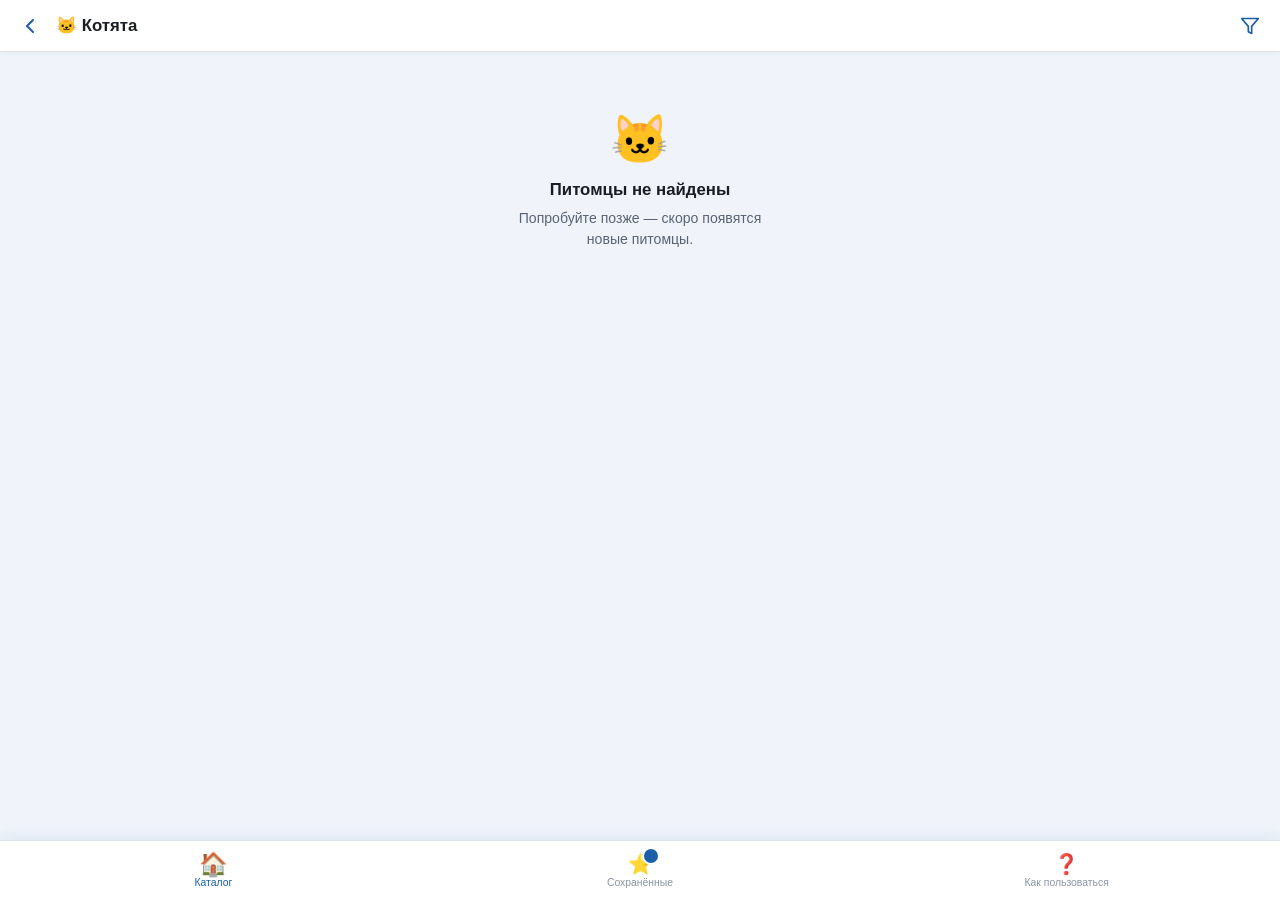
<file: docs/index.html>
<!DOCTYPE html>
<html lang="ru">
<head>
  <meta charset="UTF-8">
  <meta name="viewport" content="width=device-width, initial-scale=1.0, maximum-scale=1.0, user-scalable=no">
  <meta name="theme-color" content="#1a5fa8">
  <title>Breed Show</title>
  <script src="https://telegram.org/js/telegram-web-app.js"></script>
  <link rel="stylesheet" href="style.css">
</head>
<body>

  <!-- ======= HEADER ======= -->
  <header class="app-header" id="appHeader">
    <button class="header-back" id="headerBack" aria-label="Назад" hidden>
      <svg width="24" height="24" viewBox="0 0 24 24" fill="none">
        <path d="M15 18L9 12L15 6" stroke="currentColor" stroke-width="2" stroke-linecap="round" stroke-linejoin="round"/>
      </svg>
    </button>
    <span class="header-title" id="headerTitle">Breed Show</span>
    <button class="header-filter-btn" id="headerFilterBtn" aria-label="Фильтры" hidden>
      <svg width="20" height="20" viewBox="0 0 24 24" fill="none">
        <path d="M22 3H2L10 12.46V19L14 21V12.46L22 3Z" stroke="currentColor" stroke-width="2" stroke-linecap="round" stroke-linejoin="round"/>
      </svg>
      <span class="filter-badge" id="filterBadge" hidden></span>
    </button>
  </header>

  <!-- ======= PAGES ======= -->
  <main class="page-container" id="pageContainer">

    <!-- CATALOG PAGE -->
    <section class="page" id="pageCatalog" data-page="catalog">
      <div class="catalog-subscribe-bar" id="catalogSubscribeBar" hidden></div>
      <div class="pet-grid" id="petGrid">
        <!-- filled by JS -->
      </div>
    </section>

    <!-- FILTERS PAGE -->
    <section class="page page--hidden" id="pageFilters" data-page="filters">
      <div class="filters-body">

        <div class="filter-section">
          <label class="filter-label" for="filterBreed">Порода</label>
          <input
            class="filter-input"
            type="text"
            id="filterBreed"
            placeholder="Например: мейн-кун"
            autocomplete="off"
          >
        </div>

        <div class="filter-section">
          <label class="filter-label">Пол</label>
          <div class="gender-chips" id="genderChips">
            <!-- filled dynamically by JS based on mode -->
          </div>
        </div>

        <div class="filter-section">
          <label class="filter-label">Цена, ₽</label>
          <div class="range-inputs">
            <input class="filter-input range-input" type="number" id="filterPriceMin" placeholder="от" min="0">
            <span class="range-sep">—</span>
            <input class="filter-input range-input" type="number" id="filterPriceMax" placeholder="до" min="0">
          </div>
        </div>

        <div class="filter-section">
          <label class="filter-label">Возраст, мес.</label>
          <div class="range-inputs">
            <input class="filter-input range-input" type="number" id="filterAgeMin" placeholder="от" min="0">
            <span class="range-sep">—</span>
            <input class="filter-input range-input" type="number" id="filterAgeMax" placeholder="до" min="0">
          </div>
        </div>

        <div class="filter-section filter-section--toggle">
          <label class="filter-label" for="filterAvailable">Только доступные</label>
          <label class="toggle-switch">
            <input type="checkbox" id="filterAvailable">
            <span class="toggle-slider"></span>
          </label>
        </div>

      </div><!-- /filters-body -->

      <div id="filterSubscribeBar" hidden></div>

      <div class="filters-footer">
        <button class="btn btn--outline" id="btnResetFilters">Сбросить</button>
        <button class="btn btn--primary" id="btnApplyFilters">Применить</button>
      </div>
    </section>

    <!-- DETAIL PAGE -->
    <section class="page page--hidden" id="pageDetail" data-page="detail">
      <div id="detailContent">
        <!-- filled by JS -->
      </div>
    </section>

    <!-- SAVED PAGE -->
    <section class="page page--hidden" id="pageSaved" data-page="saved">
      <div id="savedSubscriptions" hidden></div>
      <div class="pet-grid" id="savedGrid">
        <!-- filled by JS -->
      </div>
    </section>

    <!-- ADD LISTING PAGE -->
    <section class="page page--hidden" id="pageAdd" data-page="add">
      <div class="add-form-body" id="addFormBody">
        <!-- filled by JS -->
      </div>
    </section>

    <!-- HOWTO PAGE -->
    <section class="page page--hidden" id="pageHowto" data-page="howto">
      <div class="howto-body">

        <div class="howto-header">
          <div class="howto-logo">🐾</div>
          <h2 class="howto-title">Как пользоваться Breed Show</h2>
          <p class="howto-subtitle">Найдите питомца своей мечты за несколько шагов</p>
        </div>

        <div class="howto-steps">
          <div class="howto-step">
            <div class="howto-step__icon">🔍</div>
            <div class="howto-step__body">
              <div class="howto-step__num">Шаг 1</div>
              <div class="howto-step__title">Найдите животное</div>
              <div class="howto-step__desc">
                Листайте каталог или используйте фильтры по породе, полу, цене и возрасту.
              </div>
            </div>
          </div>

          <div class="howto-step">
            <div class="howto-step__icon">📋</div>
            <div class="howto-step__body">
              <div class="howto-step__num">Шаг 2</div>
              <div class="howto-step__title">Откройте карточку</div>
              <div class="howto-step__desc">
                Нажмите на питомца, чтобы увидеть подробное описание, фото и информацию о питомнике.
              </div>
            </div>
          </div>

          <div class="howto-step">
            <div class="howto-step__icon">💬</div>
            <div class="howto-step__body">
              <div class="howto-step__num">Шаг 3</div>
              <div class="howto-step__title">Свяжитесь с заводчиком</div>
              <div class="howto-step__desc">
                Напишите в Telegram, позвоните или отправьте email прямо из карточки питомца.
              </div>
            </div>
          </div>
        </div>

        <div class="howto-actions">
          <button class="btn btn--primary howto-add-btn" id="btnAddForSale">
            🐾 Добавить на продажу
          </button>
          <p class="howto-add-hint">Вы заводчик? Разместите своих питомцев бесплатно.</p>
        </div>

      </div>
    </section>

  </main><!-- /page-container -->

  <!-- ======= TAB BAR ======= -->
  <nav class="tab-bar" id="tabBar">
    <button class="tab-item tab-item--active" data-tab="catalog" id="tabCatalog">
      <span class="tab-icon">🏠</span>
      <span class="tab-label">Каталог</span>
    </button>
    <button class="tab-item" data-tab="saved" id="tabSaved">
      <span class="tab-icon">⭐</span>
      <span class="tab-label">Сохранённые</span>
      <span class="tab-badge" id="tabSavedBadge" hidden></span>
    </button>
    <button class="tab-item" data-tab="howto" id="tabHowto">
      <span class="tab-icon">❓</span>
      <span class="tab-label">Как пользоваться</span>
    </button>
  </nav>

  <!-- ======= TOAST ======= -->
  <div class="toast" id="toast" aria-live="polite"></div>

  <script src="app.js"></script>
</body>
</html>
</file>
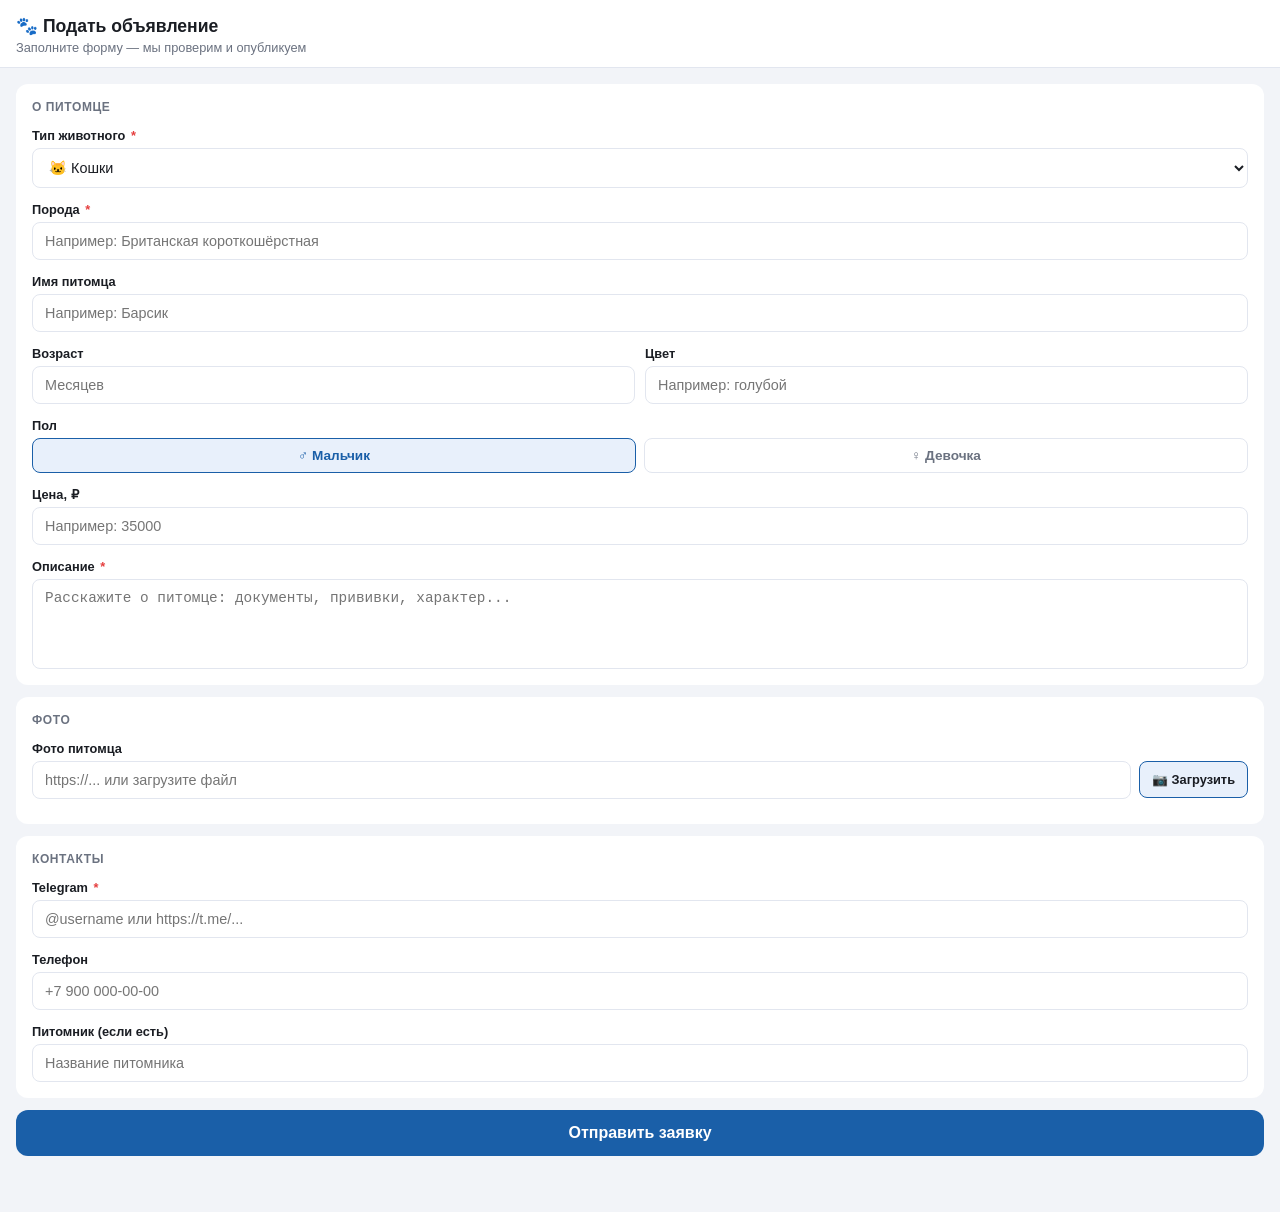
<file: docs/add/index.html>
<!DOCTYPE html>
<html lang="ru">
<head>
  <meta charset="UTF-8">
  <meta name="viewport" content="width=device-width, initial-scale=1.0, maximum-scale=1.0, user-scalable=no">
  <title>Подать объявление — Breed Show</title>
  <script src="https://telegram.org/js/telegram-web-app.js"></script>
  <style>
    *, *::before, *::after { box-sizing: border-box; margin: 0; padding: 0; }
    :root {
      --bg: #f2f4f8;
      --card: #fff;
      --text: #1a1d23;
      --muted: #6b7280;
      --accent: #1a5fa8;
      --accent-light: #e8f0fb;
      --border: #e2e6ef;
      --danger: #e53e3e;
      --success: #1c8a4e;
      --radius: 12px;
    }
    body {
      font-family: -apple-system, BlinkMacSystemFont, 'Segoe UI', sans-serif;
      background: var(--bg);
      color: var(--text);
      min-height: 100vh;
      padding: 0 0 40px;
    }
    .header {
      background: var(--card);
      border-bottom: 1px solid var(--border);
      padding: 16px 16px 12px;
    }
    .header h1 {
      font-size: 1.1rem;
      font-weight: 700;
      color: var(--text);
    }
    .header p {
      font-size: .8rem;
      color: var(--muted);
      margin-top: 3px;
    }
    .form-body {
      padding: 16px;
      display: flex;
      flex-direction: column;
      gap: 12px;
    }
    .card {
      background: var(--card);
      border-radius: var(--radius);
      padding: 16px;
      display: flex;
      flex-direction: column;
      gap: 14px;
    }
    .card-title {
      font-size: .75rem;
      font-weight: 700;
      color: var(--muted);
      text-transform: uppercase;
      letter-spacing: .05em;
    }
    .field { display: flex; flex-direction: column; gap: 5px; }
    .field label { font-size: .8rem; font-weight: 600; color: var(--text); }
    .field label span { color: var(--danger); margin-left: 2px; }
    .field input, .field textarea, .field select {
      border: 1.5px solid var(--border);
      border-radius: 8px;
      padding: 10px 12px;
      font-size: .9rem;
      color: var(--text);
      background: #fff;
      outline: none;
      transition: border-color .15s;
      width: 100%;
    }
    .field input:focus, .field textarea:focus, .field select:focus {
      border-color: var(--accent);
    }
    .field textarea { resize: none; height: 90px; }
    .field-hint { font-size: .75rem; color: var(--muted); }
    .row { display: grid; grid-template-columns: 1fr 1fr; gap: 10px; }
    .gender-group { display: flex; gap: 8px; }
    .gender-btn {
      flex: 1;
      border: 1.5px solid var(--border);
      border-radius: 8px;
      padding: 9px;
      font-size: .85rem;
      font-weight: 600;
      background: #fff;
      color: var(--muted);
      cursor: pointer;
      text-align: center;
      transition: all .15s;
    }
    .gender-btn.active {
      border-color: var(--accent);
      background: var(--accent-light);
      color: var(--accent);
    }
    .photo-row { display: flex; gap: 8px; align-items: flex-start; }
    .photo-row input { flex: 1; }
    .upload-btn {
      display: inline-flex;
      align-items: center;
      gap: 5px;
      padding: 10px 12px;
      background: var(--accent-light);
      border: 1.5px solid var(--accent);
      border-radius: 8px;
      font-size: .8rem;
      font-weight: 600;
      color: var(--accent);
      cursor: pointer;
      white-space: nowrap;
      transition: background .15s;
    }
    .upload-btn:hover { background: #d0e3fa; }
    .upload-btn input { display: none; }
    .upload-status { font-size: .75rem; color: var(--muted); margin-top: 4px; }
    .photo-preview {
      width: 100%;
      max-height: 180px;
      object-fit: cover;
      border-radius: 8px;
      margin-top: 8px;
      display: none;
    }
    .submit-btn {
      width: 100%;
      padding: 14px;
      background: var(--accent);
      color: #fff;
      border: none;
      border-radius: var(--radius);
      font-size: 1rem;
      font-weight: 700;
      cursor: pointer;
      transition: background .15s;
    }
    .submit-btn:hover { background: #154d8c; }
    .submit-btn:disabled { background: #a0b4d0; cursor: not-allowed; }
    .success-screen {
      display: none;
      flex-direction: column;
      align-items: center;
      justify-content: center;
      min-height: 60vh;
      padding: 32px 24px;
      text-align: center;
      gap: 16px;
    }
    .success-icon { font-size: 3.5rem; }
    .success-screen h2 { font-size: 1.2rem; font-weight: 700; }
    .success-screen p { font-size: .9rem; color: var(--muted); line-height: 1.5; }
    .error-msg {
      color: var(--danger);
      font-size: .8rem;
      padding: 10px 12px;
      background: #fff5f5;
      border-radius: 8px;
      border: 1px solid #fecaca;
      display: none;
    }
  </style>
</head>
<body>

<div id="mainForm">
  <div class="header">
    <h1>🐾 Подать объявление</h1>
    <p>Заполните форму — мы проверим и опубликуем</p>
  </div>

  <div class="form-body">

    <div class="card">
      <div class="card-title">О питомце</div>

      <div class="field">
        <label>Тип животного <span>*</span></label>
        <select id="fMode">
          <option value="cats">🐱 Кошки</option>
          <option value="dogs">🐶 Собаки</option>
        </select>
      </div>

      <div class="field">
        <label>Порода <span>*</span></label>
        <input id="fBreed" type="text" placeholder="Например: Британская короткошёрстная">
      </div>

      <div class="field">
        <label>Имя питомца</label>
        <input id="fName" type="text" placeholder="Например: Барсик">
      </div>

      <div class="row">
        <div class="field">
          <label>Возраст</label>
          <input id="fAge" type="number" min="0" max="240" placeholder="Месяцев">
        </div>
        <div class="field">
          <label>Цвет</label>
          <input id="fColor" type="text" placeholder="Например: голубой">
        </div>
      </div>

      <div class="field">
        <label>Пол</label>
        <div class="gender-group">
          <div class="gender-btn active" id="gMale" onclick="setGender('male')">♂ Мальчик</div>
          <div class="gender-btn" id="gFemale" onclick="setGender('female')">♀ Девочка</div>
        </div>
      </div>

      <div class="field">
        <label>Цена, ₽</label>
        <input id="fPrice" type="number" min="0" placeholder="Например: 35000">
      </div>

      <div class="field">
        <label>Описание <span>*</span></label>
        <textarea id="fDesc" placeholder="Расскажите о питомце: документы, прививки, характер..."></textarea>
      </div>
    </div>

    <div class="card">
      <div class="card-title">Фото</div>
      <div class="field">
        <label>Фото питомца</label>
        <div class="photo-row">
          <input id="fPhoto" type="url" placeholder="https://... или загрузите файл">
          <label class="upload-btn">
            📷 Загрузить
            <input type="file" accept="image/*" id="photoFile" onchange="uploadPhoto(this)">
          </label>
        </div>
        <div class="upload-status" id="uploadStatus"></div>
        <img id="photoPreview" class="photo-preview" alt="Превью">
      </div>
    </div>

    <div class="card">
      <div class="card-title">Контакты</div>
      <div class="field">
        <label>Telegram <span>*</span></label>
        <input id="fTelegram" type="text" placeholder="@username или https://t.me/...">
      </div>
      <div class="field">
        <label>Телефон</label>
        <input id="fPhone" type="tel" placeholder="+7 900 000-00-00">
      </div>
      <div class="field">
        <label>Питомник (если есть)</label>
        <input id="fKennel" type="text" placeholder="Название питомника">
      </div>
    </div>

    <div class="error-msg" id="errorMsg"></div>

    <button class="submit-btn" id="submitBtn" onclick="submitForm()">Отправить заявку</button>

  </div>
</div>

<div class="success-screen" id="successScreen">
  <div class="success-icon">✅</div>
  <h2>Заявка отправлена!</h2>
  <p>Мы проверим информацию и опубликуем объявление в течение нескольких часов. Спасибо!</p>
</div>

<script>
'use strict';

const API_URL = 'https://breed-show-production.up.railway.app';
const tg = window.Telegram && window.Telegram.WebApp ? window.Telegram.WebApp : null;

if (tg) {
  tg.ready();
  tg.expand();
}

// Pre-fill mode from URL param
(function() {
  const p = new URLSearchParams(window.location.search);
  const mode = p.get('mode') || p.get('utm_campaign') || 'cats';
  const sel = document.getElementById('fMode');
  if (sel) sel.value = (mode === 'dogs') ? 'dogs' : 'cats';
})();

let gender = 'male';

function setGender(g) {
  gender = g;
  document.getElementById('gMale').classList.toggle('active', g === 'male');
  document.getElementById('gFemale').classList.toggle('active', g === 'female');
}

document.getElementById('fPhoto').addEventListener('input', function() {
  updatePreview(this.value);
});

function updatePreview(url) {
  const img = document.getElementById('photoPreview');
  if (url) {
    img.src = url;
    img.style.display = 'block';
  } else {
    img.style.display = 'none';
  }
}

async function uploadPhoto(input) {
  if (!input.files || !input.files[0]) return;
  const file = input.files[0];
  const status = document.getElementById('uploadStatus');
  status.textContent = '⏳ Загружаю...';
  status.style.color = '#5a6375';
  try {
    const form = new FormData();
    form.append('file', file);
    const headers = {};
    if (tg && tg.initData) headers['X-TG-InitData'] = tg.initData;
    const resp = await fetch(API_URL + '/api/upload-public', { method: 'POST', body: form, headers });
    const data = await resp.json();
    if (data && data.url) {
      document.getElementById('fPhoto').value = data.url;
      updatePreview(data.url);
      status.textContent = '✅ Загружено';
      status.style.color = '#1c8a4e';
    } else {
      status.textContent = '❌ ' + (data.error || 'Ошибка загрузки');
      status.style.color = '#e53e3e';
    }
  } catch(e) {
    status.textContent = '❌ Ошибка: ' + e.message;
    status.style.color = '#e53e3e';
  }
}

function showError(msg) {
  const el = document.getElementById('errorMsg');
  el.textContent = msg;
  el.style.display = 'block';
  el.scrollIntoView({ behavior: 'smooth', block: 'center' });
}

function hideError() {
  document.getElementById('errorMsg').style.display = 'none';
}

async function submitForm() {
  hideError();
  const breed = document.getElementById('fBreed').value.trim();
  const desc = document.getElementById('fDesc').value.trim();
  const telegram = document.getElementById('fTelegram').value.trim();
  if (!breed) { showError('Пожалуйста, укажите породу'); return; }
  if (!desc) { showError('Пожалуйста, добавьте описание'); return; }
  if (!telegram) { showError('Пожалуйста, укажите Telegram для связи'); return; }

  const btn = document.getElementById('submitBtn');
  btn.disabled = true;
  btn.textContent = 'Отправляю...';

  const payload = {
    mode: document.getElementById('fMode').value,
    breed,
    name: document.getElementById('fName').value.trim(),
    age_months: parseInt(document.getElementById('fAge').value) || 0,
    color: document.getElementById('fColor').value.trim(),
    gender,
    price: parseInt(document.getElementById('fPrice').value) || 0,
    description: desc,
    photo_url: document.getElementById('fPhoto').value.trim(),
    contact_telegram: telegram,
    contact_phone: document.getElementById('fPhone').value.trim(),
    kennel_name: document.getElementById('fKennel').value.trim(),
  };

  try {
    const headers = { 'Content-Type': 'application/json' };
    if (tg && tg.initData) headers['X-TG-InitData'] = tg.initData;
    const resp = await fetch(API_URL + '/api/submit-listing', {
      method: 'POST',
      headers,
      body: JSON.stringify(payload),
    });
    const data = await resp.json();
    if (data && data.ok) {
      document.getElementById('mainForm').style.display = 'none';
      const ss = document.getElementById('successScreen');
      ss.style.display = 'flex';
      if (tg) tg.HapticFeedback && tg.HapticFeedback.notificationOccurred('success');
    } else {
      showError(data.error || 'Ошибка отправки. Попробуйте ещё раз.');
      btn.disabled = false;
      btn.textContent = 'Отправить заявку';
    }
  } catch(e) {
    showError('Ошибка сети: ' + e.message);
    btn.disabled = false;
    btn.textContent = 'Отправить заявку';
  }
}
</script>
</body>
</html>
</file>
<file: docs/style.css>
/* ============================================================
   BREED SHOW — STYLES
   Brand color: #1a5fa8 (blue)
   ============================================================ */

/* ---- CSS Variables ---- */
:root {
  --btn:           #1a5fa8;
  --btn-dark:      #144d8c;
  --btn-soft:      rgba(26, 95, 168, 0.10);

  --bg:            #f0f4fa;
  --surface:       #ffffff;
  --surface-2:     #f7f9fc;
  --border:        #dde4ee;

  --text:          #1a1d23;
  --text-secondary:#5a6375;
  --text-muted:    #8a94a6;

  --price:         #1a5fa8;
  --promo:         #e85c00;
  --promo-bg:      rgba(232, 92, 0, 0.12);
  --kennel:        #1a5fa8;
  --kennel-bg:     rgba(26, 95, 168, 0.12);
  --success:       #1c8a4e;
  --danger:        #c0392b;
  --unavail:       #8a94a6;

  --radius:        12px;
  --radius-sm:     8px;
  --radius-lg:     16px;
  --radius-pill:   999px;

  --shadow-card:   0 2px 12px rgba(26,95,168,0.09);
  --shadow-panel:  0 -2px 16px rgba(26,95,168,0.10);

  --header-h:      52px;
  --tabbar-h:      60px;
  --safe-bottom:   env(safe-area-inset-bottom, 0px);

  --font:          -apple-system, BlinkMacSystemFont, "Segoe UI", Roboto, Helvetica, Arial, sans-serif;
}

/* Telegram dark theme */
@media (prefers-color-scheme: dark) {
  :root {
    --bg:          #0e1117;
    --surface:     #1a1d23;
    --surface-2:   #22262f;
    --border:      #2e3340;
    --text:        #eef0f5;
    --text-secondary: #9aa3b5;
    --text-muted:  #636d82;
    --btn-soft:    rgba(26, 95, 168, 0.18);
  }
}

/* ---- Reset ---- */
*, *::before, *::after { box-sizing: border-box; margin: 0; padding: 0; }
html { font-size: 16px; -webkit-text-size-adjust: 100%; }
body {
  font-family: var(--font);
  background: var(--bg);
  color: var(--text);
  min-height: 100vh;
  min-height: 100dvh;
  overflow: hidden;
  display: flex;
  flex-direction: column;
}
img { display: block; max-width: 100%; }
a { color: inherit; text-decoration: none; }
button { cursor: pointer; border: none; background: none; font: inherit; }

/* ---- App Header ---- */
.app-header {
  position: fixed;
  top: 0;
  left: 0;
  right: 0;
  height: var(--header-h);
  background: var(--surface);
  border-bottom: 1px solid var(--border);
  display: flex;
  align-items: center;
  padding: 0 12px;
  gap: 8px;
  z-index: 100;
  box-shadow: 0 1px 6px rgba(26,95,168,0.06);
}

.header-back {
  flex-shrink: 0;
  width: 36px;
  height: 36px;
  display: flex;
  align-items: center;
  justify-content: center;
  border-radius: var(--radius-pill);
  color: var(--btn);
  transition: background 0.15s;
}
.header-back:active { background: var(--btn-soft); }

.header-title {
  flex: 1;
  font-size: 1.05rem;
  font-weight: 700;
  color: var(--text);
  white-space: nowrap;
  overflow: hidden;
  text-overflow: ellipsis;
}

.header-filter-btn {
  position: relative;
  flex-shrink: 0;
  width: 36px;
  height: 36px;
  display: flex;
  align-items: center;
  justify-content: center;
  border-radius: var(--radius-pill);
  color: var(--btn);
  transition: background 0.15s;
}
.header-filter-btn:active { background: var(--btn-soft); }

.filter-badge {
  position: absolute;
  top: 4px;
  right: 4px;
  width: 8px;
  height: 8px;
  border-radius: 50%;
  background: var(--promo);
  border: 2px solid var(--surface);
}

/* ---- Page container ---- */
.page-container {
  position: fixed;
  top: var(--header-h);
  bottom: calc(var(--tabbar-h) + var(--safe-bottom));
  left: 0;
  right: 0;
  overflow-y: auto;
  -webkit-overflow-scrolling: touch;
  background: var(--bg);
}

/* ---- Pages ---- */
.page {
  min-height: 100%;
  padding: 12px 12px calc(16px + var(--safe-bottom));
}
.page--hidden { display: none !important; }

/* ---- Tab Bar ---- */
.tab-bar {
  position: fixed;
  bottom: 0;
  left: 0;
  right: 0;
  height: calc(var(--tabbar-h) + var(--safe-bottom));
  padding-bottom: var(--safe-bottom);
  background: var(--surface);
  border-top: 1px solid var(--border);
  display: flex;
  align-items: stretch;
  z-index: 100;
  box-shadow: var(--shadow-panel);
}
.tab-bar[hidden] { display: none !important; }

.tab-item {
  flex: 1;
  display: flex;
  flex-direction: column;
  align-items: center;
  justify-content: center;
  gap: 2px;
  position: relative;
  color: var(--text-muted);
  transition: color 0.15s;
  -webkit-tap-highlight-color: transparent;
}
.tab-item--active { color: var(--btn); }
.tab-item--active .tab-icon { transform: scale(1.15); }

.tab-icon { font-size: 1.25rem; transition: transform 0.15s; }
.tab-label { font-size: 0.65rem; font-weight: 500; line-height: 1; }

.tab-badge {
  position: absolute;
  top: 6px;
  right: calc(50% - 20px);
  min-width: 18px;
  height: 18px;
  background: var(--btn);
  color: #fff;
  font-size: 0.6rem;
  font-weight: 700;
  border-radius: var(--radius-pill);
  display: flex;
  align-items: center;
  justify-content: center;
  padding: 0 4px;
  border: 2px solid var(--surface);
}

/* ---- Buttons ---- */
.btn {
  display: inline-flex;
  align-items: center;
  justify-content: center;
  gap: 6px;
  padding: 12px 20px;
  border-radius: var(--radius);
  font-size: 0.95rem;
  font-weight: 600;
  line-height: 1;
  transition: background 0.15s, opacity 0.15s, transform 0.1s;
  -webkit-tap-highlight-color: transparent;
  cursor: pointer;
}
.btn:active { transform: scale(0.97); }

.btn--primary {
  background: var(--btn);
  color: #fff;
}
.btn--primary:active { background: var(--btn-dark); }

.btn--outline {
  background: transparent;
  color: var(--btn);
  border: 1.5px solid var(--btn);
}
.btn--outline:active { background: var(--btn-soft); }

.btn--small { padding: 7px 14px; font-size: 0.82rem; border-radius: var(--radius-sm); }

.mt-1 { margin-top: 8px; }
.mt-2 { margin-top: 16px; }

/* ---- Pet Grid ---- */
.pet-grid {
  display: flex;
  flex-direction: column;
  gap: 12px;
}

/* ---- Pet Card ---- */
.pet-card {
  background: var(--surface);
  border-radius: var(--radius-lg);
  box-shadow: var(--shadow-card);
  overflow: hidden;
  cursor: pointer;
  transition: transform 0.13s, box-shadow 0.13s;
  -webkit-tap-highlight-color: transparent;
  position: relative;
}
.pet-card:active { transform: scale(0.985); box-shadow: 0 1px 6px rgba(26,95,168,0.07); }
.pet-card--unavailable { opacity: 0.72; }
.pet-card--notfound { cursor: default; }

.pet-card__img-wrap {
  position: relative;
  width: 100%;
  aspect-ratio: 4/3;
  overflow: hidden;
  background: var(--surface-2);
}

.pet-card__img {
  width: 100%;
  height: 100%;
  object-fit: cover;
  transition: transform 0.3s;
}
.pet-card:active .pet-card__img { transform: scale(1.02); }

.pet-card__unavailable {
  position: absolute;
  inset: 0;
  background: rgba(0,0,0,0.38);
  display: flex;
  align-items: center;
  justify-content: center;
  color: #fff;
  font-size: 0.9rem;
  font-weight: 600;
  letter-spacing: 0.02em;
}

.pet-card__body {
  padding: 12px 14px 14px;
}

.pet-card__top {
  display: flex;
  align-items: baseline;
  justify-content: space-between;
  gap: 8px;
  margin-bottom: 4px;
}

.pet-card__name {
  font-size: 1rem;
  font-weight: 700;
  color: var(--text);
  white-space: nowrap;
  overflow: hidden;
  text-overflow: ellipsis;
}

.pet-card__gender {
  font-size: 1.05rem;
  color: var(--btn);
  flex-shrink: 0;
}
.pet-card__gender--female { color: #c059b5; }

.pet-card__breed {
  font-size: 0.85rem;
  color: var(--text-secondary);
  margin-bottom: 6px;
  white-space: nowrap;
  overflow: hidden;
  text-overflow: ellipsis;
}

.pet-card__meta {
  display: flex;
  flex-wrap: wrap;
  gap: 6px;
  margin-bottom: 8px;
}

.pet-card__age,
.pet-card__color {
  font-size: 0.78rem;
  color: var(--text-muted);
  background: var(--surface-2);
  border-radius: var(--radius-pill);
  padding: 2px 8px;
  border: 1px solid var(--border);
}

.pet-card__price {
  font-size: 1.05rem;
  font-weight: 800;
  color: var(--price);
}

/* ---- Badges ---- */
.pet-badges {
  position: absolute;
  top: 8px;
  left: 8px;
  display: flex;
  flex-direction: column;
  gap: 4px;
  z-index: 2;
}
.pet-badges--detail { top: 12px; left: 12px; }

.badge {
  display: inline-flex;
  align-items: center;
  gap: 3px;
  font-size: 0.72rem;
  font-weight: 700;
  padding: 3px 8px;
  border-radius: var(--radius-pill);
  backdrop-filter: blur(4px);
}

.badge-promo {
  background: var(--promo-bg);
  color: var(--promo);
  border: 1px solid rgba(232,92,0,0.2);
}

.badge-kennel {
  background: var(--kennel-bg);
  color: var(--kennel);
  border: 1px solid rgba(26,95,168,0.18);
}

/* ---- Favorite button ---- */
.fav-btn {
  position: absolute;
  top: 8px;
  right: 8px;
  width: 34px;
  height: 34px;
  border-radius: 50%;
  background: rgba(255,255,255,0.88);
  backdrop-filter: blur(4px);
  display: flex;
  align-items: center;
  justify-content: center;
  font-size: 1.15rem;
  color: var(--text-muted);
  z-index: 3;
  transition: transform 0.15s, background 0.15s;
  -webkit-tap-highlight-color: transparent;
}
.fav-btn:active { transform: scale(1.2); }
.fav-btn--active { color: #f5b800; }

/* ---- Saved category badge ---- */
.saved-category-badge {
  position: absolute;
  bottom: 8px;
  left: 8px;
  font-size: 1.1rem;
  background: rgba(255,255,255,0.88);
  backdrop-filter: blur(4px);
  border-radius: 50%;
  width: 30px;
  height: 30px;
  display: flex;
  align-items: center;
  justify-content: center;
  z-index: 2;
}

/* ---- Detail Page ---- */
.detail-card { background: var(--surface); border-radius: var(--radius-lg); overflow: hidden; }

.detail-img-wrap {
  position: relative;
  width: 100%;
  aspect-ratio: 4/3;
  background: var(--surface-2);
  overflow: hidden;
}
.detail-img { width: 100%; height: 100%; object-fit: cover; }

.detail-body { padding: 16px 16px 20px; }

.detail-header-row {
  display: flex;
  align-items: flex-start;
  justify-content: space-between;
  gap: 12px;
  margin-bottom: 4px;
}

.detail-name {
  font-size: 1.35rem;
  font-weight: 800;
  line-height: 1.25;
  color: var(--text);
}

.detail-price {
  font-size: 1.2rem;
  font-weight: 800;
  color: var(--price);
  white-space: nowrap;
  flex-shrink: 0;
}

.detail-breed {
  font-size: 0.9rem;
  color: var(--text-secondary);
  margin-bottom: 12px;
}

.detail-tags {
  display: flex;
  flex-wrap: wrap;
  gap: 6px;
  margin-bottom: 14px;
}

.detail-tag {
  font-size: 0.8rem;
  color: var(--text-secondary);
  background: var(--surface-2);
  border: 1px solid var(--border);
  border-radius: var(--radius-pill);
  padding: 4px 10px;
}
.detail-tag--unavail {
  color: var(--unavail);
  border-color: var(--unavail);
}

.detail-desc {
  font-size: 0.92rem;
  line-height: 1.6;
  color: var(--text-secondary);
  margin-bottom: 16px;
}

/* ---- Kennel Block ---- */
.kennel-block {
  display: flex;
  align-items: center;
  gap: 10px;
  background: var(--btn-soft);
  border: 1px solid rgba(26,95,168,0.15);
  border-radius: var(--radius);
  padding: 12px 14px;
  margin-bottom: 16px;
}

.kennel-block__icon { font-size: 1.4rem; flex-shrink: 0; }

.kennel-block__info { flex: 1; min-width: 0; }
.kennel-block__label { font-size: 0.72rem; color: var(--text-muted); margin-bottom: 2px; }
.kennel-block__name { font-size: 0.9rem; font-weight: 600; color: var(--btn); white-space: nowrap; overflow: hidden; text-overflow: ellipsis; }

.kennel-block__link {
  flex-shrink: 0;
  font-size: 0.82rem;
  font-weight: 600;
  color: var(--btn);
  background: transparent;
  border: none;
  cursor: pointer;
  padding: 6px 0;
  white-space: nowrap;
}
.kennel-block__link:active { opacity: 0.7; }

/* ---- Detail Actions (contact buttons) ---- */
.detail-actions {
  display: flex;
  flex-direction: column;
  gap: 10px;
  margin-bottom: 16px;
}

.contact-btn {
  display: flex;
  align-items: center;
  gap: 12px;
  width: 100%;
  padding: 14px 16px;
  border-radius: var(--radius);
  font-size: 0.95rem;
  font-weight: 600;
  border: none;
  cursor: pointer;
  transition: opacity 0.15s, transform 0.1s;
  -webkit-tap-highlight-color: transparent;
  text-decoration: none;
  color: #fff;
}
.contact-btn:active { transform: scale(0.97); opacity: 0.85; }

.contact-btn__icon { font-size: 1.2rem; flex-shrink: 0; }

.contact-btn--tg  { background: #229ED9; }
.contact-btn--phone { background: #27ae60; }
.contact-btn--email { background: #636d82; }

/* ---- Action Panel (fav + share) ---- */
.action-panel {
  display: flex;
  gap: 10px;
}

.action-panel__btn {
  flex: 1;
  display: flex;
  align-items: center;
  justify-content: center;
  gap: 6px;
  padding: 12px 8px;
  border-radius: var(--radius);
  font-size: 0.9rem;
  font-weight: 600;
  border: 1.5px solid var(--border);
  background: var(--surface);
  color: var(--text-secondary);
  cursor: pointer;
  transition: background 0.15s, color 0.15s, transform 0.1s;
  -webkit-tap-highlight-color: transparent;
}
.action-panel__btn:active { transform: scale(0.96); background: var(--surface-2); }
.action-panel__btn--fav.fav-btn--active { color: #f5b800; border-color: #f5b800; background: rgba(245,184,0,0.08); }

/* ---- Detail loading skeleton ---- */
.detail-loading { background: var(--surface); border-radius: var(--radius-lg); overflow: hidden; }
.skeleton--detail-img { width: 100%; aspect-ratio: 4/3; }
.detail-loading__body { padding: 16px; display: flex; flex-direction: column; gap: 10px; }

/* ---- Filters Page ---- */
.page#pageFilters {
  padding-bottom: calc(80px + var(--safe-bottom));
}

.filters-body {
  display: flex;
  flex-direction: column;
  gap: 20px;
  padding-bottom: 8px;
}

.filter-section {
  display: flex;
  flex-direction: column;
  gap: 8px;
}

.filter-section--toggle {
  flex-direction: row;
  align-items: center;
  justify-content: space-between;
}

.filter-label {
  font-size: 0.82rem;
  font-weight: 600;
  color: var(--text-muted);
  text-transform: uppercase;
  letter-spacing: 0.06em;
}

.filter-input {
  width: 100%;
  padding: 11px 14px;
  border-radius: var(--radius);
  border: 1.5px solid var(--border);
  background: var(--surface);
  color: var(--text);
  font: inherit;
  font-size: 0.95rem;
  outline: none;
  transition: border-color 0.15s;
}
.filter-input:focus { border-color: var(--btn); }

/* ---- Range inputs ---- */
.range-inputs {
  display: flex;
  align-items: center;
  gap: 8px;
}
.range-input { flex: 1; }
.range-sep { color: var(--text-muted); font-size: 0.9rem; flex-shrink: 0; }

/* ---- Gender chips ---- */
.gender-chips {
  display: flex;
  gap: 8px;
  flex-wrap: wrap;
}

.gender-chip {
  padding: 8px 16px;
  border-radius: var(--radius-pill);
  border: 1.5px solid var(--border);
  background: var(--surface);
  color: var(--text-secondary);
  font-size: 0.88rem;
  font-weight: 500;
  cursor: pointer;
  transition: border-color 0.15s, background 0.15s, color 0.15s;
  -webkit-tap-highlight-color: transparent;
}
.gender-chip--active {
  background: var(--btn-soft);
  border-color: var(--btn);
  color: var(--btn);
  font-weight: 700;
}
.gender-chip:active { opacity: 0.75; }

/* ---- Toggle switch ---- */
.toggle-switch {
  position: relative;
  display: inline-block;
  width: 46px;
  height: 26px;
  flex-shrink: 0;
}
.toggle-switch input { opacity: 0; width: 0; height: 0; }
.toggle-slider {
  position: absolute;
  inset: 0;
  background: var(--border);
  border-radius: var(--radius-pill);
  transition: background 0.2s;
  cursor: pointer;
}
.toggle-slider::before {
  content: '';
  position: absolute;
  width: 20px;
  height: 20px;
  left: 3px;
  top: 3px;
  background: #fff;
  border-radius: 50%;
  transition: transform 0.2s;
  box-shadow: 0 1px 4px rgba(0,0,0,0.2);
}
.toggle-switch input:checked + .toggle-slider { background: var(--btn); }
.toggle-switch input:checked + .toggle-slider::before { transform: translateX(20px); }

/* ---- Filters footer ---- */
.filters-footer {
  position: fixed;
  bottom: 0;
  left: 0;
  right: 0;
  background: var(--surface);
  border-top: 1px solid var(--border);
  padding: 12px 16px calc(12px + var(--safe-bottom));
  display: flex;
  gap: 10px;
  z-index: 50;
  box-shadow: var(--shadow-panel);
}
.filters-footer .btn { flex: 1; }

/* ---- Howto Page ---- */
.howto-body {
  display: flex;
  flex-direction: column;
  gap: 24px;
}

.howto-header { text-align: center; padding: 8px 0 4px; }
.howto-logo { font-size: 3rem; margin-bottom: 8px; }
.howto-title { font-size: 1.2rem; font-weight: 800; color: var(--text); margin-bottom: 6px; }
.howto-subtitle { font-size: 0.9rem; color: var(--text-secondary); }

.howto-steps { display: flex; flex-direction: column; gap: 12px; }

.howto-step {
  display: flex;
  gap: 14px;
  align-items: flex-start;
  background: var(--surface);
  border-radius: var(--radius-lg);
  padding: 16px;
  box-shadow: var(--shadow-card);
}

.howto-step__icon { font-size: 1.8rem; flex-shrink: 0; margin-top: 2px; }
.howto-step__body { flex: 1; }
.howto-step__num { font-size: 0.72rem; font-weight: 700; color: var(--btn); text-transform: uppercase; letter-spacing: 0.06em; margin-bottom: 4px; }
.howto-step__title { font-size: 1rem; font-weight: 700; color: var(--text); margin-bottom: 4px; }
.howto-step__desc { font-size: 0.875rem; line-height: 1.55; color: var(--text-secondary); }

.howto-actions { text-align: center; }
.howto-add-btn { width: 100%; max-width: 320px; margin: 0 auto; padding: 14px 20px; font-size: 1rem; }
.howto-add-hint { margin-top: 8px; font-size: 0.8rem; color: var(--text-muted); }

/* ---- Empty / Error states ---- */
.empty-state {
  display: flex;
  flex-direction: column;
  align-items: center;
  text-align: center;
  padding: 48px 20px;
  gap: 8px;
}
.empty-state__icon { font-size: 3rem; margin-bottom: 4px; }
.empty-state__title { font-size: 1.05rem; font-weight: 700; color: var(--text); }
.empty-state__text { font-size: 0.88rem; color: var(--text-secondary); line-height: 1.5; max-width: 260px; }

/* ---- Skeleton loading ---- */
@keyframes shimmer {
  0%   { background-position: -200% 0; }
  100% { background-position:  200% 0; }
}

.skeleton {
  background: linear-gradient(90deg, var(--border) 25%, var(--surface-2) 50%, var(--border) 75%);
  background-size: 200% 100%;
  animation: shimmer 1.5s infinite;
  border-radius: var(--radius-sm);
}
.skeleton--img  { width: 100%; aspect-ratio: 4/3; border-radius: 0; }
.skeleton--text { height: 14px; width: 80%; margin-bottom: 2px; }
.skeleton--text-lg { height: 18px; width: 60%; }
.skeleton--text-sm { width: 40%; }
.skeleton--text-price { height: 18px; width: 45%; margin-top: 6px; }

/* ---- Toast ---- */
.toast {
  position: fixed;
  bottom: calc(var(--tabbar-h) + var(--safe-bottom) + 12px);
  left: 50%;
  transform: translateX(-50%) translateY(16px);
  background: rgba(26,29,35,0.92);
  color: #fff;
  font-size: 0.875rem;
  font-weight: 500;
  padding: 10px 20px;
  border-radius: var(--radius-pill);
  white-space: nowrap;
  max-width: 90vw;
  overflow: hidden;
  text-overflow: ellipsis;
  opacity: 0;
  pointer-events: none;
  transition: opacity 0.22s, transform 0.22s;
  z-index: 200;
  box-shadow: 0 4px 16px rgba(0,0,0,0.25);
}
.toast--visible {
  opacity: 1;
  transform: translateX(-50%) translateY(0);
}
.toast--success { background: rgba(28,138,78,0.92); }
.toast--error   { background: rgba(192,57,43,0.92); }

/* ---- Subscribe button ---- */
.subscribe-btn {
  display: flex;
  align-items: center;
  justify-content: center;
  width: 100%;
  padding: 12px 16px;
  border-radius: var(--radius);
  font-size: 0.92rem;
  font-weight: 600;
  background: var(--btn-soft);
  color: var(--btn);
  border: 1.5px solid rgba(26, 95, 168, 0.25);
  cursor: pointer;
  transition: background 0.15s, transform 0.1s;
  -webkit-tap-highlight-color: transparent;
  margin-bottom: 12px;
}
.subscribe-btn:active { transform: scale(0.97); }
.subscribe-btn--active {
  background: rgba(28, 138, 78, 0.1);
  color: var(--success);
  border-color: rgba(28, 138, 78, 0.25);
}
.subscribe-btn--bar {
  margin: 0 0 12px;
}
.subscribe-block { margin-bottom: 4px; }

/* ---- Catalog subscribe bar ---- */
.catalog-subscribe-bar { padding: 0 0 4px; }

/* ---- Filter subscribe bar ---- */
#filterSubscribeBar { padding: 0 0 80px; }

/* ---- Subscriptions list in Saved ---- */
.sub-section { margin-bottom: 16px; }
.sub-section__title {
  font-size: 0.82rem;
  font-weight: 700;
  color: var(--text-muted);
  text-transform: uppercase;
  letter-spacing: 0.06em;
  margin-bottom: 8px;
}
.sub-item {
  display: flex;
  align-items: center;
  gap: 10px;
  background: var(--surface);
  border-radius: var(--radius);
  padding: 12px 14px;
  margin-bottom: 8px;
  box-shadow: var(--shadow-card);
}
.sub-item__info { flex: 1; min-width: 0; }
.sub-item__label { font-size: 0.9rem; font-weight: 600; color: var(--text); margin-bottom: 2px; }
.sub-item__meta { font-size: 0.78rem; color: var(--text-muted); }
.sub-item__del {
  flex-shrink: 0;
  width: 30px;
  height: 30px;
  border-radius: 50%;
  background: var(--surface-2);
  border: 1px solid var(--border);
  color: var(--text-muted);
  font-size: 0.85rem;
  display: flex;
  align-items: center;
  justify-content: center;
  cursor: pointer;
  transition: background 0.15s;
}
.sub-item__del:active { background: #fde8e8; color: var(--danger); }

/* ---- Pet card skeleton ---- */
.pet-card--skeleton {
  background: var(--surface);
  border-radius: var(--radius-lg);
  overflow: hidden;
  pointer-events: none;
}
.pet-card--skeleton .skeleton--img {
  width: 100%;
  aspect-ratio: 4/3;
  border-radius: 0;
}
.pet-card--skeleton .pet-card__body {
  padding: 12px 14px 14px;
  display: flex;
  flex-direction: column;
  gap: 8px;
}

/* ---- Add listing form ---- */
.add-form-body {
  padding: 12px 12px calc(var(--tabbar-h) + var(--safe-bottom) + 16px);
  display: flex;
  flex-direction: column;
  gap: 10px;
}
.add-card {
  background: var(--surface);
  border-radius: var(--radius);
  padding: 14px;
  display: flex;
  flex-direction: column;
  gap: 12px;
}
.add-card__title {
  font-size: .7rem;
  font-weight: 700;
  color: var(--text-muted);
  text-transform: uppercase;
  letter-spacing: .06em;
}
.add-field { display: flex; flex-direction: column; gap: 4px; }
.add-field label { font-size: .8rem; font-weight: 600; color: var(--text); }
.add-field label .req { color: var(--danger); margin-left: 2px; }
.add-field input, .add-field textarea, .add-field select {
  border: 1.5px solid var(--border);
  border-radius: var(--radius-sm);
  padding: 9px 11px;
  font-size: .9rem;
  color: var(--text);
  background: var(--surface);
  outline: none;
  width: 100%;
  transition: border-color .15s;
  font-family: var(--font);
}
.add-field input:focus, .add-field textarea:focus, .add-field select:focus {
  border-color: var(--btn);
}
.add-field textarea { resize: none; height: 88px; }
.add-row { display: grid; grid-template-columns: 1fr 1fr; gap: 10px; }
.add-gender { display: flex; gap: 8px; }
.add-gender-btn {
  flex: 1; border: 1.5px solid var(--border); border-radius: var(--radius-sm);
  padding: 8px; font-size: .85rem; font-weight: 600; background: var(--surface);
  color: var(--text-secondary); cursor: pointer; text-align: center; transition: all .15s;
}
.add-gender-btn.active { border-color: var(--btn); background: var(--btn-soft); color: var(--btn); }
.add-photo-row { display: flex; gap: 8px; align-items: flex-start; }
.add-photo-row input { flex: 1; }
.add-upload-btn {
  display: inline-flex; align-items: center; gap: 4px;
  padding: 9px 11px; background: var(--btn-soft); border: 1.5px solid var(--btn);
  border-radius: var(--radius-sm); font-size: .8rem; font-weight: 600; color: var(--btn);
  cursor: pointer; white-space: nowrap; transition: background .15s;
}
.add-upload-btn input[type=file] { display: none; }
.add-upload-status { font-size: .72rem; color: var(--text-muted); margin-top: 3px; }
.add-photo-preview {
  width: 100%; max-height: 160px; object-fit: cover;
  border-radius: var(--radius-sm); margin-top: 6px; display: none;
}
.add-error {
  color: var(--danger); font-size: .8rem; padding: 10px 12px;
  background: rgba(192,57,43,0.07); border-radius: var(--radius-sm);
  border: 1px solid rgba(192,57,43,0.2); display: none;
}
.add-submit-btn {
  width: 100%; padding: 14px; background: var(--btn); color: #fff;
  border: none; border-radius: var(--radius); font-size: 1rem; font-weight: 700;
  cursor: pointer; transition: background .15s;
}
.add-submit-btn:disabled { background: var(--text-muted); cursor: not-allowed; }
.add-success {
  display: flex; flex-direction: column; align-items: center;
  justify-content: center; min-height: 55vh; padding: 32px 24px;
  text-align: center; gap: 14px;
}
.add-success__icon { font-size: 3.5rem; }
.add-success__title { font-size: 1.15rem; font-weight: 700; color: var(--text); }
.add-success__text { font-size: .88rem; color: var(--text-secondary); line-height: 1.5; }

/* ---- Photo gallery ---- */
.gallery-track {
  display: flex;
  overflow-x: scroll;
  scroll-snap-type: x mandatory;
  -webkit-overflow-scrolling: touch;
  scrollbar-width: none;
}
.gallery-track::-webkit-scrollbar { display: none; }
.gallery-slide {
  flex: 0 0 100%;
  scroll-snap-align: start;
}
.gallery-slide img { width: 100%; display: block; }
.gallery-dots {
  position: absolute;
  bottom: 10px;
  left: 50%;
  transform: translateX(-50%);
  display: flex;
  gap: 5px;
  z-index: 5;
}
.gallery-dot {
  width: 6px; height: 6px;
  border-radius: 50%;
  background: rgba(255,255,255,0.5);
  cursor: pointer;
  transition: background 0.2s;
}
.gallery-dot.active { background: #fff; }
/* Add photo button */
.add-more-photo-btn {
  margin-top: 8px;
  padding: 8px 14px;
  border: 1.5px dashed var(--border);
  border-radius: var(--radius-sm);
  background: transparent;
  color: var(--btn);
  font-size: .85rem;
  font-weight: 600;
  cursor: pointer;
  width: 100%;
}
.add-more-photo-btn:hover { background: var(--btn-soft); }
.add-photo-item { margin-bottom: 8px; }
</file>
